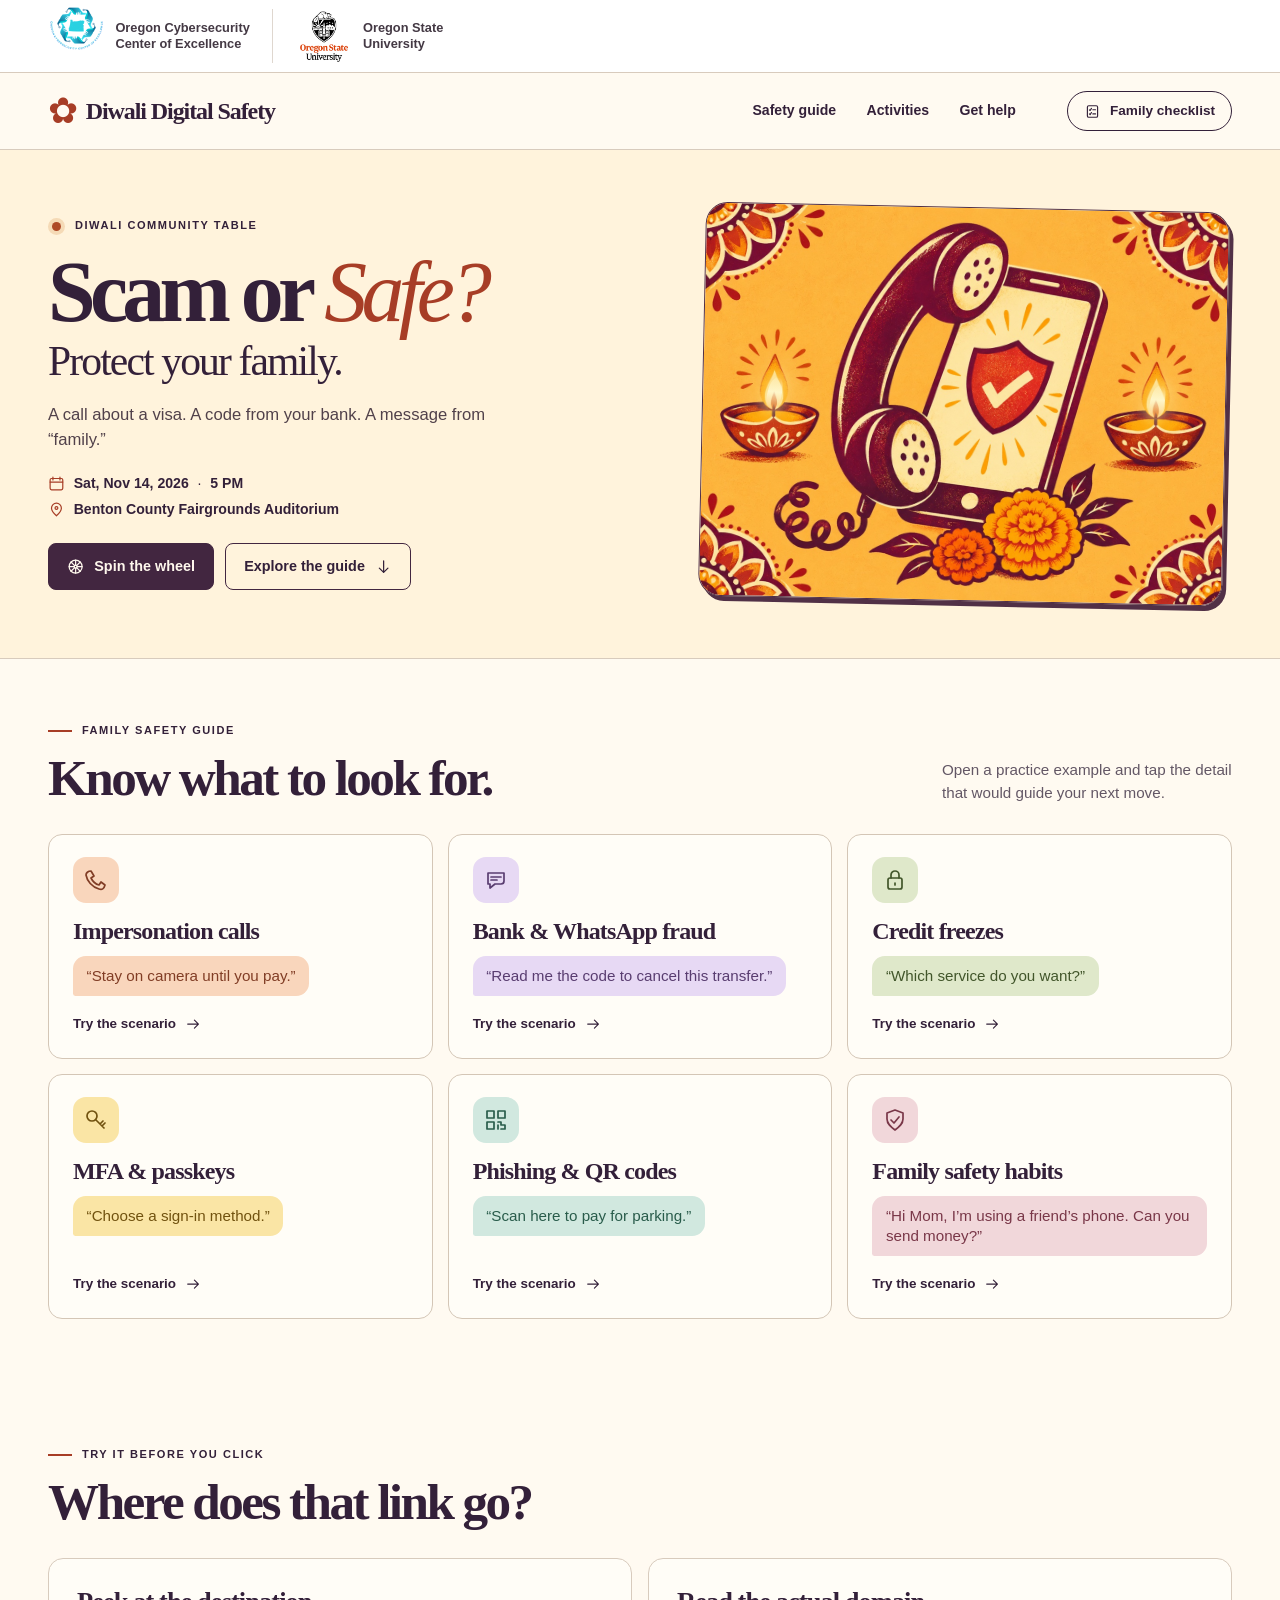
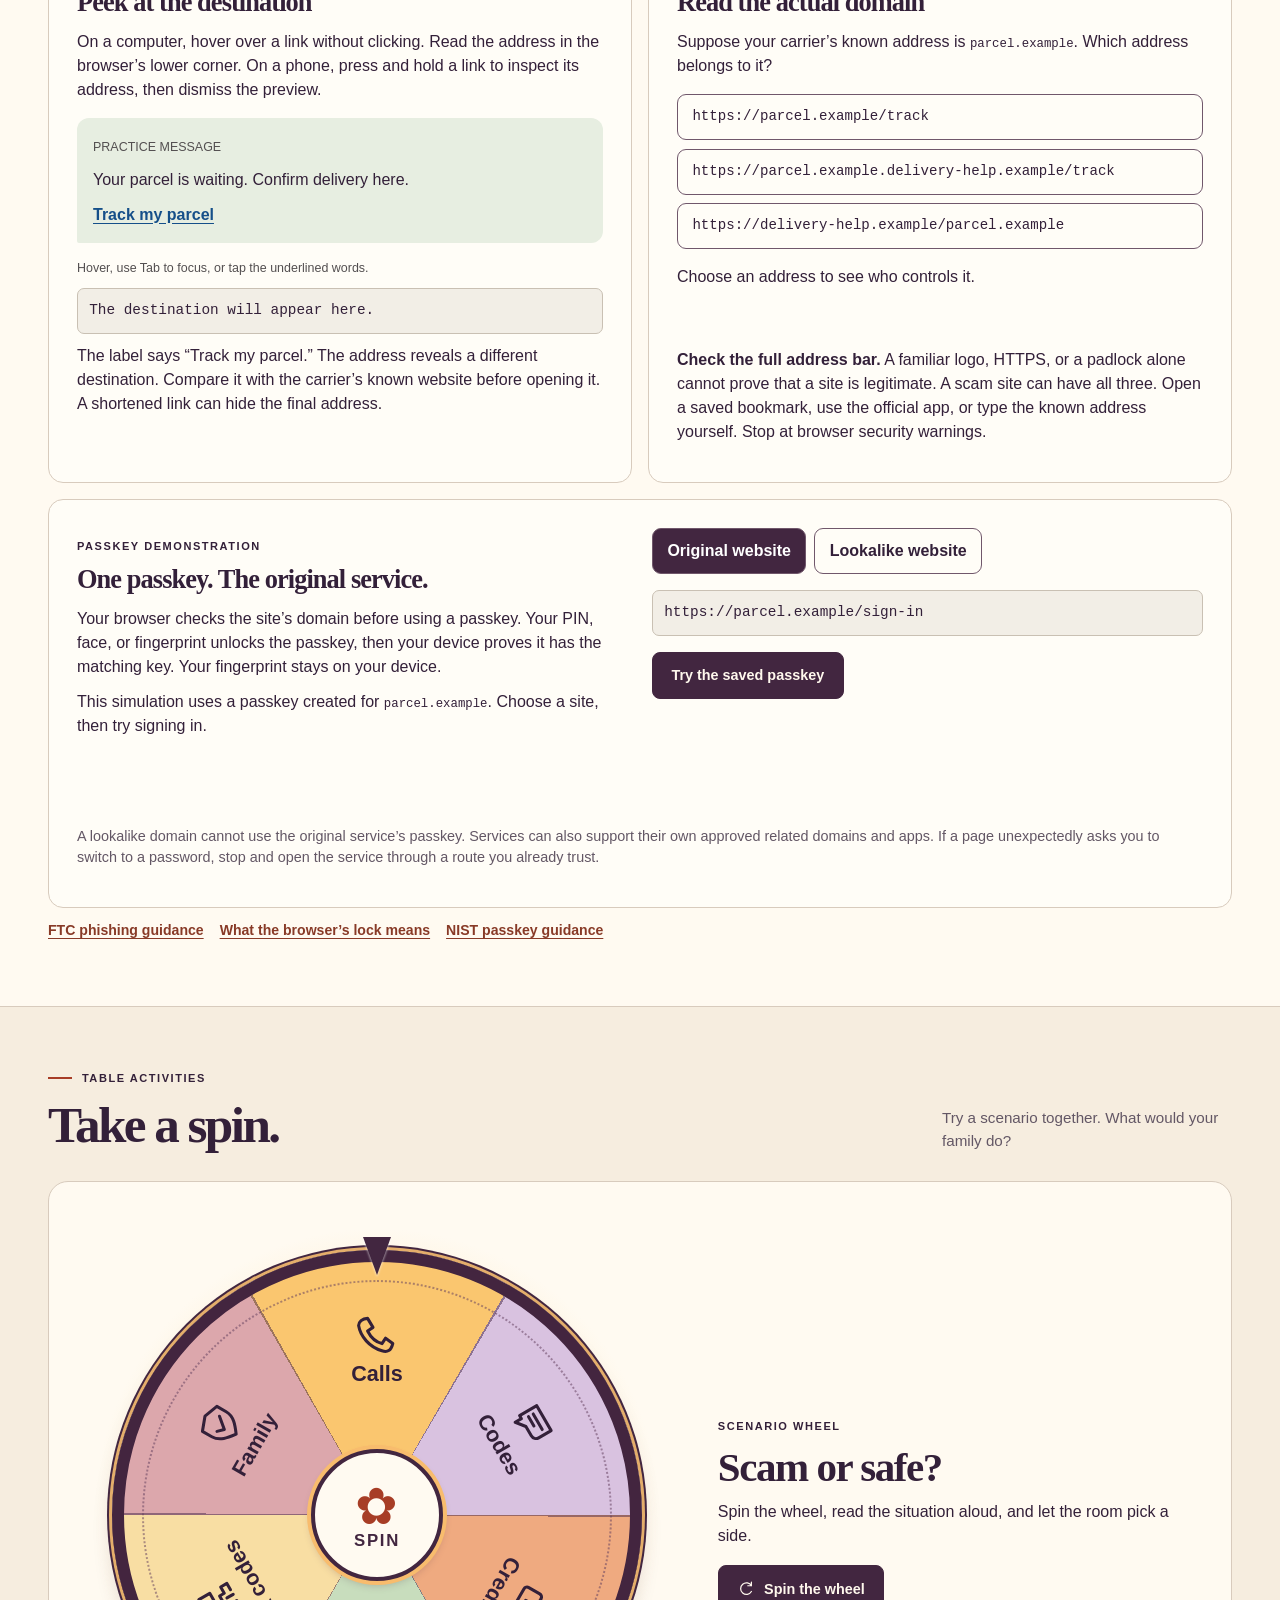
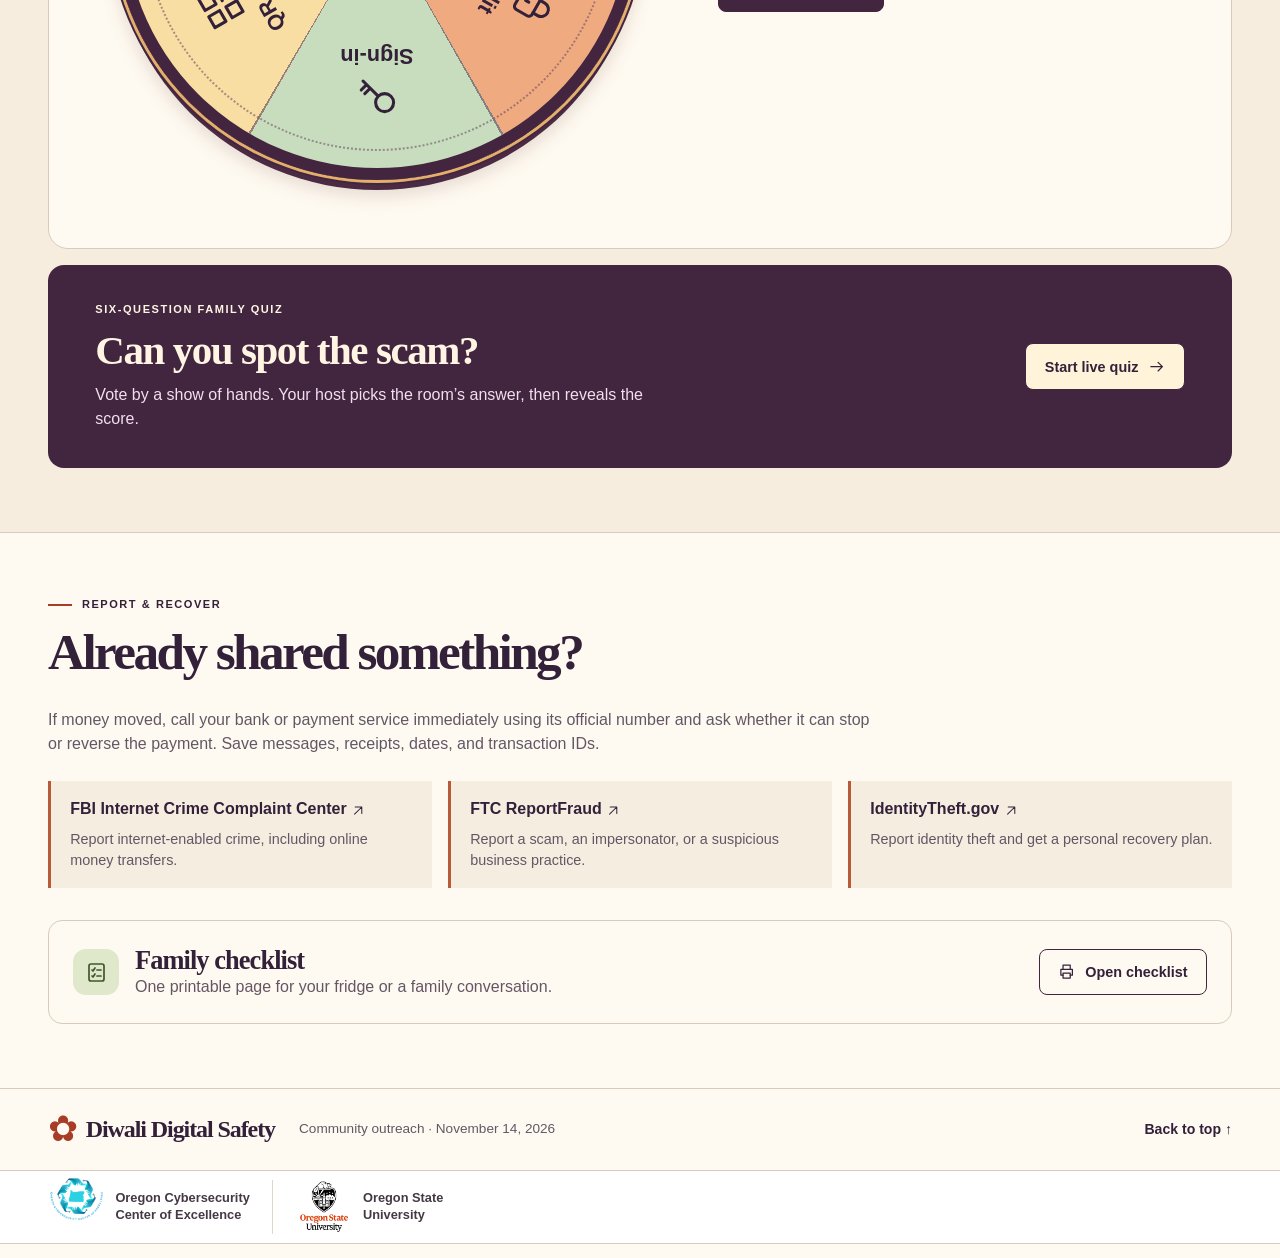
<file: index.html>
<!doctype html>
<html lang="en">
<head>
<meta charset="utf-8"><meta name="viewport" content="width=device-width,initial-scale=1"><meta name="theme-color" content="#fff9ee">
<title>Scam or Safe? Protect Your Family · Diwali Digital Safety</title>
<meta name="description" content="Play a scam-spotting game, protect your accounts, and take home a family checklist from the Diwali community table on November 14, 2026.">
<link rel="stylesheet" href="event-style.css?v=20261114b"><script defer src="topics.js?v=20261114b"></script><script defer src="app.js?v=20261114b"></script>
</head><body><a class="skip" href="#main">Skip to content</a>
<header><div class="credit-strip" aria-label="Credits" role="group">
  <div class="credit-inner">
    
    <div class="credit-marks">
      <div class="credit-org"><div class="credit-logo cyber"><img src="oregon-cybersecurity-center.png" width="410" height="328" alt=""></div><span>Oregon Cybersecurity<br>Center of Excellence</span></div>
      <div class="credit-org"><div class="credit-logo osu"><img src="oregon-state-university.png" width="171" height="180" alt=""></div><span>Oregon State<br>University</span></div>
    </div>
  </div>
</div><div class="wrap bar"><a class="brand" href="#main"><span class="floret" aria-hidden="true">✿</span> Diwali Digital Safety</a><nav aria-label="Main navigation"><a href="#guide">Safety guide</a><a href="#activities">Activities</a><a href="#help">Get help</a></nav><a class="pill top-action" href="checklist.html"><i data-i="list"></i> <span>Family checklist</span></a></div></header>
<main id="main">
<section class="hero"><div class="wrap hero-grid"><div class="intro"><p class="kicker"><span class="sun"></span> DIWALI COMMUNITY TABLE</p><h1>Scam or <em>Safe?</em></h1><h2>Protect your family.</h2><p class="lead">A call about a visa. A code from your bank. A message from “family.”</p><div class="meta"><span><i data-i="calendar"></i> Sat, Nov 14, 2026 <b>·</b> 5 PM</span><span><i data-i="pin"></i> Benton County Fairgrounds Auditorium</span></div><div class="actions"><a class="button primary" href="#activities"><i data-i="wheel"></i> Spin the wheel</a><a class="button secondary" href="#guide">Explore the guide <i data-i="down"></i></a></div></div>
<figure class="hero-art"><img src="hero.jpg" width="1200" height="900" alt="A phone and protective shield between glowing diyas and marigolds." fetchpriority="high"><span class="lamp-light lamp-left" aria-hidden="true"></span><span class="lamp-light lamp-right" aria-hidden="true"></span></figure></div></section>
<section class="guide wrap section" id="guide"><p class="kicker"><span class="line"></span> FAMILY SAFETY GUIDE</p><div class="section-head"><h2>Know what to look for.</h2><p>Open a practice example and tap the detail that would guide your next move.</p></div><div class="topics" id="topics"></div></section>
<section class="section wrap" id="link-lab">
<p class="kicker"><span class="line"></span> TRY IT BEFORE YOU CLICK</p>
<div class="section-head"><h2>Where does that link go?</h2></div>
<div class="lab-grid">
<article class="lab-card">
<h3>Peek at the destination</h3>
<p>On a computer, hover over a link without clicking. Read the address in the browser’s lower corner. On a phone, press and hold a link to inspect its address, then dismiss the preview.</p>
<div class="mock-message"><small>PRACTICE MESSAGE</small><p>Your parcel is waiting. Confirm delivery here.</p><a class="preview-link" id="peek-link" href="https://parcel.example.delivery-help.example/track" aria-describedby="link-destination">Track my parcel</a></div>
<p class="lab-tip">Hover, use Tab to focus, or tap the underlined words.</p>
<div class="address-box" id="link-destination" role="status">The destination will appear here.</div>
<p>The label says “Track my parcel.” The address reveals a different destination. Compare it with the carrier’s known website before opening it. A shortened link can hide the final address.</p>
</article>
<article class="lab-card">
<h3>Read the actual domain</h3><p>Suppose your carrier’s known address is <code>parcel.example</code>. Which address belongs to it?</p>
<div id="domain-options" class="domain-options"></div><p id="domain-feedback" role="status">Choose an address to see who controls it.</p>
<p><strong>Check the full address bar.</strong> A familiar logo, HTTPS, or a padlock alone cannot prove that a site is legitimate. A scam site can have all three. Open a saved bookmark, use the official app, or type the known address yourself. Stop at browser security warnings.</p>
</article>
</div>
<article class="lab-card passkey-lab">
<div><p class="kicker">PASSKEY DEMONSTRATION</p><h3>One passkey. The original service.</h3><p>Your browser checks the site’s domain before using a passkey. Your PIN, face, or fingerprint unlocks the passkey, then your device proves it has the matching key. Your fingerprint stays on your device.</p><p>This simulation uses a passkey created for <code>parcel.example</code>. Choose a site, then try signing in.</p></div>
<div class="passkey-simulator"><div class="site-switch" role="group" aria-label="Choose a demonstration website"><button class="clue" id="original-site" aria-pressed="true">Original website</button><button class="clue" id="lookalike-site" aria-pressed="false">Lookalike website</button></div><div class="address-box" id="passkey-address">https://parcel.example/sign-in</div><button class="button primary" id="try-passkey">Try the saved passkey</button><p id="passkey-feedback" role="status"></p></div>
<p class="lab-footnote">A lookalike domain cannot use the original service’s passkey. Services can also support their own approved related domains and apps. If a page unexpectedly asks you to switch to a password, stop and open the service through a route you already trust.</p>
</article>
<div class="source-links"><a href="https://consumer.ftc.gov/articles/how-recognize-avoid-phishing-scams">FTC phishing guidance</a><a href="https://blog.chromium.org/2023/05/an-update-on-lock-icon.html">What the browser’s lock means</a><a href="https://www.nist.gov/cybersecurity-and-privacy/how-do-i-create-good-password">NIST passkey guidance</a></div>
</section>

<section id="activities" class="play section"><div class="wrap"><p class="kicker"><span class="line"></span> TABLE ACTIVITIES</p><div class="section-head"><h2>Take a spin.</h2><p>Try a scenario together. What would your family do?</p></div><div class="wheel-card">
<div class="wheel-stage"><div class="wheel-display"><div class="pointer" aria-hidden="true"></div><div class="wheel" id="wheel" aria-hidden="true"></div><button class="hub" id="hub" aria-label="Spin the scenario wheel"><span aria-hidden="true">✿</span>SPIN</button></div></div>
<div class="play-copy"><p class="kicker" id="round-label">SCENARIO WHEEL</p><div id="wheel-result" aria-live="polite"><h3>Scam or safe?</h3><p>Spin the wheel, read the situation aloud, and let the room pick a side.</p></div><button class="button primary" id="spin"><i data-i="rotate"></i> Spin the wheel</button></div></div>
<div id="quiz" class="quiz-banner"><div><p class="kicker">SIX-QUESTION FAMILY QUIZ</p><h3>Can you spot the scam?</h3><p>Vote by a show of hands. Your host picks the room’s answer, then reveals the score.</p></div><button class="button light" id="start-quiz">Start live quiz <i data-i="arrow"></i></button></div>
</div></section>
<section id="help" class="section wrap"><p class="kicker"><span class="line"></span> REPORT &amp; RECOVER</p><div class="section-head"><h2>Already shared something?</h2></div><p class="help-intro">If money moved, call your bank or payment service immediately using its official number and ask whether it can stop or reverse the payment. Save messages, receipts, dates, and transaction IDs.</p><div class="resources"><a href="https://www.ic3.gov/"><strong>FBI Internet Crime Complaint Center <i data-i="external"></i></strong><span>Report internet-enabled crime, including online money transfers.</span></a><a href="https://reportfraud.ftc.gov/"><strong>FTC ReportFraud <i data-i="external"></i></strong><span>Report a scam, an impersonator, or a suspicious business practice.</span></a><a href="https://www.identitytheft.gov/"><strong>IdentityTheft.gov <i data-i="external"></i></strong><span>Report identity theft and get a personal recovery plan.</span></a></div><div class="takehome"><span class="tile-icon lime"><i data-i="list"></i></span><div><h3>Family checklist</h3><p>One printable page for your fridge or a family conversation.</p></div><a href="checklist.html" class="button secondary"><i data-i="print"></i> Open checklist</a></div></section>

</main><footer><div class="wrap"><a class="brand" href="#main"><span class="floret" aria-hidden="true">✿</span> Diwali Digital Safety</a><span>Community outreach · November 14, 2026</span><a href="#main">Back to top ↑</a></div><div class="credit-strip" aria-label="Credits" role="group">
  <div class="credit-inner">
    
    <div class="credit-marks">
      <div class="credit-org"><div class="credit-logo cyber"><img src="oregon-cybersecurity-center.png" width="410" height="328" alt=""></div><span>Oregon Cybersecurity<br>Center of Excellence</span></div>
      <div class="credit-org"><div class="credit-logo osu"><img src="oregon-state-university.png" width="171" height="180" alt=""></div><span>Oregon State<br>University</span></div>
    </div>
  </div>
</div></footer>
<dialog id="topic-dialog" aria-labelledby="topic-title"><div class="dialog-head"><span class="kicker">FAMILY SAFETY GUIDE</span><button class="close" aria-label="Close safety topic">×</button></div><div id="topic-content"></div></dialog>
<dialog id="quiz-dialog" aria-labelledby="quiz-title"><div class="dialog-head"><span class="kicker">LIVE FAMILY QUIZ</span><button class="close" aria-label="Close quiz">×</button></div><div id="quiz-content"></div></dialog>
<noscript><p>Enable JavaScript to play the games and open guide topics. The family checklist and reporting links are available above.</p></noscript></body></html>
</file>
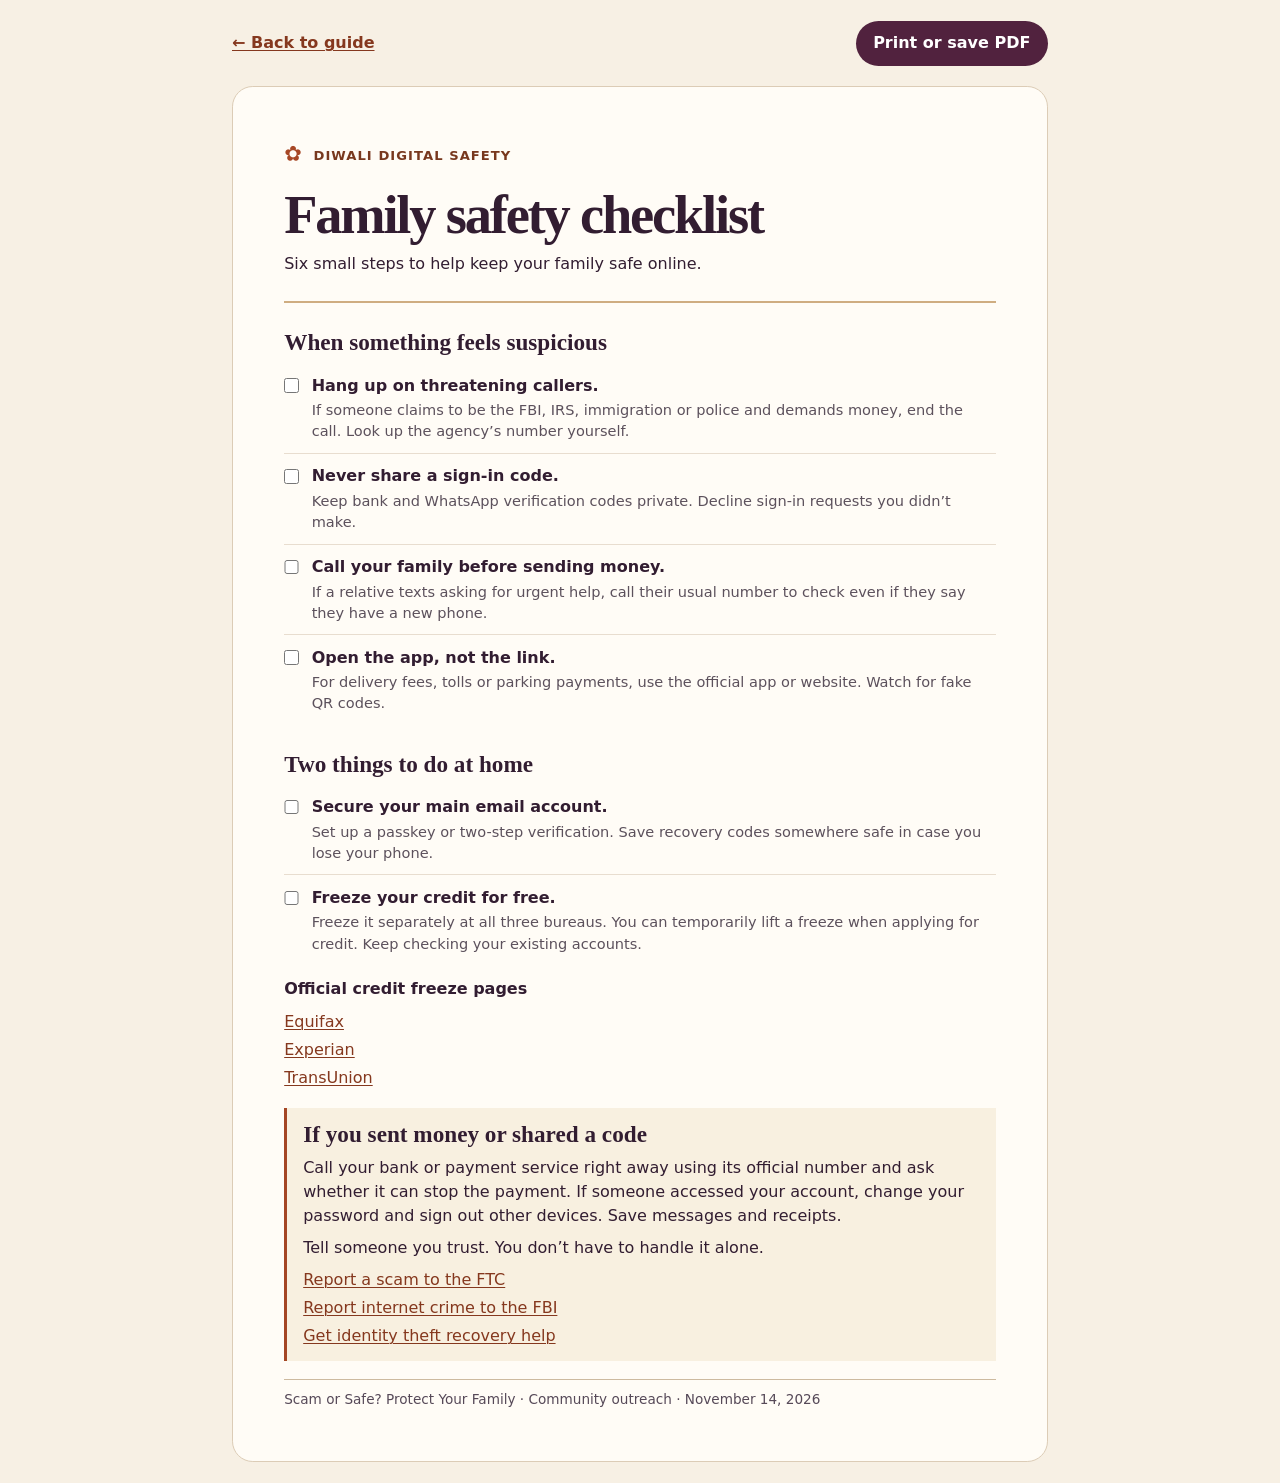
<file: checklist.html>
<!doctype html>
<html lang="en">
<head>
<meta charset="utf-8">
<meta name="viewport" content="width=device-width, initial-scale=1">
<meta name="theme-color" content="#fff9ee">
<title>Family safety checklist · Diwali Digital Safety</title>
<style>
*{box-sizing:border-box}
body{margin:0;background:#f7f0e4;color:#321d31;font:16px/1.5 system-ui,-apple-system,BlinkMacSystemFont,"Segoe UI",sans-serif}
a{color:#85381e;text-decoration-thickness:.08em;text-underline-offset:.15em}
a:hover{text-decoration-thickness:.14em}
:focus-visible{outline:3px solid #84461e;outline-offset:4px}
nav,main{width:min(51rem,calc(100% - 2rem));margin:1.3rem auto}
nav{display:flex;align-items:center;justify-content:space-between;gap:1rem}
nav a{font-weight:650}
button{font:inherit;font-weight:650;color:white;background:#51223e;border:0;border-radius:2em;padding:.65em 1.1em;cursor:pointer}
main{padding:clamp(1.2rem,5vw,3.2rem);border:1px solid #dcccb6;border-radius:1.3rem;background:#fffcf6}
header{padding-bottom:1.1rem;border-bottom:2px solid #cfad81}
.brand{color:#78381e;font-size:.82em;font-weight:750;letter-spacing:.08em;text-transform:uppercase}
.flower{font-size:1.6em;vertical-align:-.06em;color:#a74725;margin-right:.24em}
h1,h2{font-family:Georgia,"Times New Roman",serif;line-height:1.12}
h1{font-size:clamp(2.25rem,5.3vw,3.4rem);margin:.27em 0 .12em;letter-spacing:-.04em}
h2{font-size:1.45em;margin:1.1em 0 .35em}
p{margin:0 0 .48em}
.rows{list-style:none;margin:0;padding:0}
.rows li{padding:.72em 0;border-bottom:1px solid #e8ddcf}
.rows li:last-child{border-bottom:0}
.rows label{display:flex;align-items:flex-start;gap:.8em;cursor:pointer}
.rows input{width:1.1em;height:1.1em;flex:none;margin:.27em 0 0;accent-color:#7a3e26}
.task{display:block;font-weight:650;line-height:1.35}
.detail{display:block;margin-top:.2em;color:#5c515c;font-size:.91em;line-height:1.45}
.bureaus,.reports{list-style:none;margin:.55em 0 0;padding:0}
.bureaus li,.reports li{margin:.25em 0}
.bureaus a,.reports a{overflow-wrap:anywhere}
.action{margin-top:1.1rem;border-left:3px solid #a44624;padding:.1em 1em .55em;background:#f8f0e0}
.action h2{margin:.5em 0 .4em}
.links-heading{font-weight:650;margin-top:.75em}
footer{border-top:1px solid #cdba9f;margin-top:1.3em;padding-top:.7em;color:#564958;font-size:.85em}
@page{size:letter portrait;margin:.52in .63in}
@media print{
  html,body,main{background:white;color:#211621}
  body{font:10.5pt/1.26 Arial,sans-serif}
  nav{display:none}
  main{width:auto;margin:0;padding:0;border:0;border-radius:0}
  header{padding-bottom:8pt}
  .brand{font-size:9pt}
  .flower{font-size:16pt}
  h1{font-size:28pt}
  h2{font-size:15pt;margin:10pt 0 4pt}
  .rows li{padding:4pt 0}
  .rows label{gap:7pt}
  .rows input{width:10pt;height:10pt;margin-top:2pt}
  .task{font-weight:700}
  .detail{font-size:9.5pt;color:#444;margin-top:1pt}
  a{color:#211621;text-decoration:none}
  .action{background:white;margin-top:9pt;padding:1pt 0 2pt 9pt}
  .bureaus,.reports{margin:4pt 0}
  .bureaus li,.reports li{margin:2pt 0}
  section{break-inside:avoid}
  footer{margin-top:9pt;padding-top:5pt;font-size:9pt}
}
@media(max-width:370px){nav{align-items:flex-start;flex-direction:column}}
</style>
</head>
<body>
<nav aria-label="Checklist actions">
  <a href="index.html#guide">← Back to guide</a>
  <button type="button" onclick="window.print()">Print or save PDF</button>
</nav>
<main>
<header>
  <div class="brand"><span class="flower" aria-hidden="true">✿</span> Diwali Digital Safety</div>
  <h1>Family safety checklist</h1>
  <p>Six small steps to help keep your family safe online.</p>
</header>
<section aria-labelledby="spot-scams">
  <h2 id="spot-scams">When something feels suspicious</h2>
  <ul class="rows">
    <li><label><input type="checkbox"><span><span class="task">Hang up on threatening callers.</span><span class="detail">If someone claims to be the FBI, IRS, immigration or police and demands money, end the call. Look up the agency’s number yourself.</span></span></label></li>
    <li><label><input type="checkbox"><span><span class="task">Never share a sign-in code.</span><span class="detail">Keep bank and WhatsApp verification codes private. Decline sign-in requests you didn’t make.</span></span></label></li>
    <li><label><input type="checkbox"><span><span class="task">Call your family before sending money.</span><span class="detail">If a relative texts asking for urgent help, call their usual number to check even if they say they have a new phone.</span></span></label></li>
    <li><label><input type="checkbox"><span><span class="task">Open the app, not the link.</span><span class="detail">For delivery fees, tolls or parking payments, use the official app or website. Watch for fake QR codes.</span></span></label></li>
  </ul>
</section>
<section aria-labelledby="at-home">
  <h2 id="at-home">Two things to do at home</h2>
  <ul class="rows">
    <li><label><input type="checkbox"><span><span class="task">Secure your main email account.</span><span class="detail">Set up a passkey or two-step verification. Save recovery codes somewhere safe in case you lose your phone.</span></span></label></li>
    <li><label><input type="checkbox"><span><span class="task">Freeze your credit for free.</span><span class="detail">Freeze it separately at all three bureaus. You can temporarily lift a freeze when applying for credit. Keep checking your existing accounts.</span></span></label></li>
  </ul>
  <p class="links-heading">Official credit freeze pages</p>
  <ul class="bureaus" aria-label="Official credit freeze pages">
    <li><a href="https://www.equifax.com/personal/credit-report-services/credit-freeze/">Equifax</a></li>
    <li><a href="https://www.experian.com/help/credit-freeze/">Experian</a></li>
    <li><a href="https://www.transunion.com/credit-freeze">TransUnion</a></li>
  </ul>
</section>
<section class="action" aria-labelledby="if-scammed">
  <h2 id="if-scammed">If you sent money or shared a code</h2>
  <p>Call your bank or payment service right away using its official number and ask whether it can stop the payment. If someone accessed your account, change your password and sign out other devices. Save messages and receipts.</p>
  <p>Tell someone you trust. You don’t have to handle it alone.</p>
  <ul class="reports" aria-label="US reporting and recovery websites">
    <li><a href="https://reportfraud.ftc.gov/">Report a scam to the FTC</a></li>
    <li><a href="https://www.ic3.gov/">Report internet crime to the FBI</a></li>
    <li><a href="https://www.identitytheft.gov/">Get identity theft recovery help</a></li>
  </ul>
</section>
<footer>Scam or Safe? Protect Your Family · Community outreach · November 14, 2026</footer>
</main>
</body>
</html>
</file>
<file: event-style.css>
:root{--paper:#fffaf1;--ink:#332039;--muted:#635765;--accent:#a73d26;--border:#d8cbbd;--plum:#422640;--cream:#fff5e2;font-family:"Inter","Helvetica Neue",Arial,sans-serif;color:var(--ink);background:var(--paper);font-synthesis:none}*{box-sizing:border-box}html{scroll-behavior:smooth;scroll-padding-top:20px}body{margin:0;line-height:1.5}a{color:inherit}button,a{touch-action:manipulation}button{font:inherit;color:inherit;cursor:pointer}button:disabled{cursor:default}a:focus-visible,button:focus-visible,summary:focus-visible,input:focus-visible{outline:3px solid #1361a0;outline-offset:4px}h1,h2,h3,p,figure{margin:0}h1,h2,h3,.brand{font-family:"Iowan Old Style","Palatino Linotype",Georgia,serif}h2,h3{font-weight:600}h2{font-size:clamp(2.2rem,4vw,3.45rem);line-height:1.08;letter-spacing:-.05em}h3{font-size:1.65rem;line-height:1.14;letter-spacing:-.035em}.wrap{width:min(1220px,calc(100% - 96px));margin:auto}.bar,.bar nav,.brand,.pill,.button,.meta span,.actions,.kicker,.section-head,.dialog-head,.takehome,footer .wrap{display:flex;align-items:center}.bar{height:76px;gap:3.2rem}.brand{font-weight:700;letter-spacing:-.045em;font-size:1.5rem;gap:.55rem;text-decoration:none;white-space:nowrap}.floret{font-family:Georgia,serif;color:var(--accent);font-size:2.25rem;line-height:1}.bar nav{gap:1.9rem;margin-left:auto}.bar nav a,footer a{font-size:.88rem;font-weight:600;text-decoration:none}.bar nav a:hover,footer a:hover{text-decoration:underline}.pill,.button{justify-content:center;gap:.6rem;text-decoration:none;font-weight:700;line-height:1.25}.pill{font-size:.85rem;border:1px solid var(--ink);border-radius:999px;padding:.65rem 1rem}.ic{width:1.2em;height:1.2em;display:inline-block;vertical-align:middle;flex:none;stroke:currentColor;fill:none;stroke-width:1.7;stroke-linecap:round;stroke-linejoin:round}.hero{background:#fff3dc;border-block:1px solid var(--border)}.hero-grid{display:grid;grid-template-columns:1.12fr 1fr;align-items:center;gap:4%;padding-block:clamp(38px,4vw,63px)}.kicker{font-size:.69rem;font-weight:800;letter-spacing:.14em;line-height:1.4;gap:.62rem}.sun{background:#ae4926;width:9px;height:9px;border-radius:50%;box-shadow:0 0 0 4px #f5dab6;margin-inline:4px}.intro h1{font-weight:600;margin:.9rem 0 .1rem;font-size:clamp(3.5rem,6.7vw,6.75rem);line-height:1.04;letter-spacing:-.067em}.intro h1 em{color:var(--accent);font-weight:500}.intro h2{font-size:clamp(1.9rem,3.25vw,3.25rem);letter-spacing:-.045em;font-weight:500}.lead{color:#51414a;font-size:clamp(1rem,1.3vw,1.16rem);max-width:490px;line-height:1.55;margin-top:1.1rem}.meta{display:grid;gap:.28rem;margin:1.25rem 0 1.45rem;font-size:.88rem;font-weight:600}.meta span{gap:.55rem}.meta .ic{color:var(--accent)}.meta b{font-weight:400}.actions{gap:.65rem;flex-wrap:wrap}.button{border:1px solid var(--plum);border-radius:8px;padding:.83rem 1.15rem;min-height:45px;font-size:.9rem;transition:background .15s,transform .15s}.primary{background:var(--plum);color:#fff8ed}.secondary{background:transparent;color:var(--ink)}.primary:hover{background:#5a3458}.secondary:hover,.pill:hover{background:#f4e7d4}.button:active{transform:translateY(1px)}.hero-art{overflow:hidden;border-radius:22px;border:1px solid #513046;box-shadow:4px 5px 0 #513046;transform:rotate(1.2deg);margin:6px}.hero-art img{display:block;width:100%;height:auto}.section{padding-block:clamp(45px,5vw,76px)}.line{height:2px;width:24px;background:var(--accent)}.section-head{align-items:flex-end;justify-content:space-between;gap:1rem;margin:.7rem 0 1.8rem}.section-head p,.copy-card p,.host-grid>div>p:not(.kicker),.takehome p,.help-intro,.play-copy>p:not(.kicker){color:var(--muted)}.section-head p{max-width:290px;font-size:.95rem}.topics{display:grid;grid-template-columns:repeat(3,1fr);gap:15px}.topic{position:relative;text-align:left;padding:22px 24px 24px;border:1px solid #d4c6b6;border-radius:14px;background:#fffdf7;transition:transform .15s,box-shadow .15s}.topic:hover{transform:translateY(-2px);box-shadow:0 4px 0 #dfd1bf}.topic strong{display:block;font:600 1.5rem/1.13 "Iowan Old Style",Georgia,serif;letter-spacing:-.035em;margin:.95rem 0 .35rem}.topic small{display:block;font-size:.88rem;color:#5a4a55;line-height:1.5}.tile-icon{display:inline-grid;place-items:center;width:46px;height:46px;border-radius:13px}.tile-icon .ic{width:24px;height:24px}.peach{background:#f9d6bc;color:#813d25}.lilac{background:#e7d9f4;color:#593d70}.lime{background:#dfe8ca;color:#42562b}.butter{background:#fae5a5;color:#71520f}.teal{background:#d1e8df;color:#295c4b}.rose{background:#f1d7da;color:#793748}.topic>.ic{position:absolute;right:22px;top:25px;width:17px}.play{background:#f6eddf;border-block:1px solid var(--border)}.wheel-card{display:grid;grid-template-columns:.9fr 1.1fr;gap:4rem;align-items:center;border-radius:20px;border:1px solid var(--border);padding:2rem 6%;background:var(--paper)}.wheel-display{width:min(280px,85%);aspect-ratio:1;margin:12px auto;position:relative;display:grid;place-items:center}.wheel{position:absolute;inset:0;border:5px solid var(--plum);border-radius:50%;background:conic-gradient(from -30deg,#fac66f 0 60deg,#d9c2e0 60deg 120deg,#efaa80 120deg 180deg,#c8ddbd 180deg 240deg,#f8dea3 240deg 300deg,#dca7ac 300deg);box-shadow:3px 4px 0 var(--plum);transition:transform 1.35s cubic-bezier(.12,.66,.15,1)}.wheel .segment{position:absolute;inset:0;display:flex;align-items:center;flex-direction:column;padding-top:9%;transform:rotate(var(--angle));font-weight:800;font-size:.76rem}.segment .ic{font-size:1.3rem;margin-bottom:2px}.hub{z-index:1;border:3px solid var(--plum);background:var(--paper);width:22%;aspect-ratio:1;border-radius:50%;display:grid;place-items:center;color:var(--accent);font:2.3rem Georgia;pointer-events:none}.pointer{position:absolute;z-index:2;top:-12px;left:calc(50% - 11px);width:0;height:0;border-left:11px solid transparent;border-right:11px solid transparent;border-top:25px solid var(--plum)}.play-copy h3,.quiz-banner h3,.host h2{margin:.6rem 0}.play-copy h3,.quiz-banner h3{font-size:clamp(1.8rem,3.2vw,2.75rem)}.play-copy>.button{margin-top:1.1rem}.wheel-result:empty{display:none}.wheel-result{margin-top:1.2rem;border-top:1px solid var(--border);padding-top:1rem}.wheel-result p{margin-bottom:.75rem}.wheel-result p:last-child{margin-bottom:0}.quiz-banner{display:flex;align-items:center;justify-content:space-between;gap:2rem;margin-top:1rem;padding:2.3rem 4%;background:var(--plum);color:#fff5e2;border-radius:16px}.quiz-banner p:not(.kicker){max-width:580px;color:#f2dfed}.light{background:#fff3d9;color:var(--ink);white-space:nowrap}.help-intro{max-width:830px}.resources{display:grid;grid-template-columns:repeat(3,1fr);gap:1rem;margin:1.6rem 0 2rem}.resources a{padding:1rem 1.2rem;border-left:3px solid #b75b39;background:#f6ede1;text-decoration:none}.resources strong{display:block}.resources strong .ic{width:.9em}.resources span{display:block;font-size:.9rem;color:var(--muted);margin-top:.45rem}.resources a:hover strong{text-decoration:underline}.takehome{gap:1rem;border:1px solid var(--border);border-radius:14px;padding:1.5rem}.takehome .button{margin-left:auto;white-space:nowrap}.host{background:#f5eadc;border-top:1px solid var(--border)}.host-grid{display:grid;grid-template-columns:1fr 1fr;gap:8%;align-items:start}.host .button{width:fit-content;margin-top:1.1rem}.copy-card{background:var(--paper);padding:1.5rem;border:1px solid var(--border);border-radius:14px}.copy-card p{margin-top:.4rem}details{margin-top:1rem}summary{cursor:pointer;font-weight:700;padding:.45rem 0}#bank{padding-left:1.35rem}#bank>li{margin:1rem 0}#bank ol{padding-left:1.6rem}#bank small{color:#375730;font-weight:700}footer{background:var(--paper);border-top:1px solid var(--border)}footer .wrap{padding-block:1.4rem;gap:1.5rem;flex-wrap:wrap}footer span:not(.floret){font-size:.85rem;color:var(--muted)}footer .wrap>a:last-child{margin-left:auto}dialog{background:var(--paper);color:var(--ink);border:1px solid var(--ink);border-radius:18px;max-width:min(680px,94vw);max-height:90dvh;padding:clamp(20px,4vw,40px);box-shadow:0 20px 90px #2411274a}dialog::backdrop{background:#221320aa}body:has(dialog[open]){overflow:hidden}.dialog-head{justify-content:space-between;gap:20px;margin-bottom:1rem}.close{border:1px solid var(--border);border-radius:50%;width:44px;height:44px;background:transparent;font-size:1.65rem;line-height:1}dialog h2{font-size:clamp(2rem,4vw,3rem)}.detail-body p{margin:1rem 0}.detail-body h3{font:700 1.03rem Arial,sans-serif;letter-spacing:0;margin:1.4rem 0 .4rem}.detail-body ul{margin:.4rem 0;padding-left:1.3rem}.detail-body li{margin:.42rem 0}.source-links{display:flex;flex-wrap:wrap;gap:.6rem;margin-top:.75rem}.source-links a{font-size:.88rem;color:#883a27;text-underline-offset:3px;font-weight:650}.source-links a:not(:last-child){margin-right:.4rem}.quiz-board{width:min(1100px,96vw);max-width:96vw}.quiz-board .dialog-head{margin:0 0 .8rem}.quiz-meta{font-weight:700;font-size:.95rem;color:#75505c}.quiz-board h2{margin:.65rem 0 1.1rem;letter-spacing:-.035em;line-height:1.15}.choices{display:grid;grid-template-columns:1fr 1fr;gap:.65rem}.choice{display:flex;align-items:center;gap:.8rem;border:1px solid var(--border);border-radius:9px;background:#fffdf7;text-align:left;padding:.85rem;font-size:clamp(1rem,1.6vw,1.45rem);font-weight:600}.choice span{background:#ede2d5;border-radius:5px;padding:.2em .45em;font-weight:800}.choice[aria-pressed=true]{outline:2px solid var(--plum);background:#eee0ee}.choice.correct{border-color:#3e683f;background:#e2edda}.choice:disabled{color:var(--ink)}.answer-note{margin:1rem 0;font-weight:600;font-size:clamp(1rem,1.5vw,1.3rem)}.skip{position:fixed;top:-80px;left:10px;background:#fff;padding:12px;z-index:10}.skip:focus{top:8px}.screen-title{position:absolute;left:-10000px}
@media(max-width:900px){.wrap{width:calc(100% - 48px)}.bar{gap:1.2rem}.bar nav{gap:1rem}.topics{grid-template-columns:repeat(2,1fr)}.hero-grid{gap:2%}.wheel-card{gap:1.5rem}.brand{font-size:1.3rem}}
@media(max-width:700px){.wrap{width:calc(100% - 36px)}.bar{height:auto;min-height:64px;flex-wrap:wrap;justify-content:space-between;padding-block:10px;gap:.35rem}.bar nav{order:3;margin:0;flex-basis:100%;gap:1.5rem;border-top:1px solid #e9dccb;padding:.4rem 0 0}.bar nav a{font-size:.81rem;padding:.18rem 0}.pill{font-size:.74rem;padding:.55rem .7rem}.hero-grid{grid-template-columns:1fr;gap:1.7rem;padding-block:34px}.hero-art{margin:0 4px 4px;max-width:530px}.intro h1{font-size:clamp(3.5rem,11.5vw,5.5rem)}.section-head,.takehome,.quiz-banner{align-items:flex-start;flex-direction:column}.section-head{gap:.65rem}.section-head p{max-width:none}.topics{gap:10px}.topic{padding:15px}.topic .tile-icon{width:37px;height:37px}.topic>.ic{right:12px;top:15px}.topic strong{font-size:1.25rem}.topic small{font-size:.82rem}.wheel-card,.host-grid{grid-template-columns:1fr;gap:1.6rem}.wheel-card{padding:1.5rem}.wheel-display{width:min(210px,80%)}.quiz-banner{gap:1rem;padding:1.5rem}.resources{grid-template-columns:1fr}.takehome .button{margin-left:0}.takehome{gap:.8rem}.choices{grid-template-columns:1fr}.choice{padding:.6rem}.host-grid{gap:2rem}footer .wrap{gap:.6rem 1rem}footer span:not(.floret){flex-basis:100%}footer .wrap>a:last-child{margin-left:0}.quiz-board{max-height:96dvh}.help-intro{font-size:.96rem}}@media(max-width:370px){.brand{font-size:1.13rem}.topics{grid-template-columns:1fr}.meta{font-size:.8rem}.actions{gap:.45rem}.actions .button{padding:.65rem .75rem}}
@media(prefers-reduced-motion:reduce){html{scroll-behavior:auto}*,*::before,*::after{transition:none!important;animation:none!important}}

/* Practice cards */
.topic { display:flex; flex-direction:column; align-items:flex-start; }
.topic .snippet { display:block; padding:.6rem .85rem; border-radius:.8rem .8rem .8rem .15rem; margin:.35rem 0 1.1rem; font-size:.95rem; line-height:1.35; }
.try-clue { display:flex; align-items:center; gap:.55rem; margin-top:auto; font-size:.84rem; font-weight:700; }
.practice-card { margin-top:1.2rem; }
.sample { border-radius:14px 14px 14px 2px; padding:1rem 1.1rem; margin:.7rem 0 1.05rem; }
.sample small { display:flex; align-items:center; gap:.5rem; font-weight:700; }
.sample blockquote { margin:.6rem 0 .1rem; font:600 clamp(1.35rem,3vw,1.8rem)/1.23 Georgia,serif; }
.practice-card h3 { font-family:inherit; font-size:1.05rem; font-weight:700; line-height:1.45; letter-spacing:0; }
#clue-choices,.vote-row { display:flex; flex-wrap:wrap; gap:.55rem; margin:.9rem 0; }
.clue,.vote { background:#fffdf7; border:1.5px solid #70576b; border-radius:9px; min-height:46px; padding:.55rem .9rem; font-weight:700; }
.clue:hover,.vote:hover { background:#f2e5d4; }
.clue.found { background:#dfeccc; border-color:#486139; }
.clue.try-again { background:#ffecd4; border-color:#935626; }
#clue-feedback { font-weight:600; }
.detail-body summary { padding:.8rem 0; border-top:1px solid var(--border); }
/* The wheel is driven by one rotation clock so the pointer follows the pegs. */
.wheel-card { grid-template-columns:minmax(0,1.22fr) minmax(0,1fr); gap:clamp(18px,4vw,64px); padding:clamp(1rem,3vw,2.6rem); overflow:hidden; }
.wheel-stage { padding:clamp(16px,2vw,30px) 8px; background:radial-gradient(ellipse at center,#fbe4b4 25%,transparent 69%); }
.wheel-display { width:min(100%,530px); margin:4px auto; }
.wheel { transition:none; border:clamp(7px,1vw,12px) solid #43253f; box-shadow:0 0 0 3px #e4ae6b, 0 0 0 5px var(--plum), 0 10px 0 #4b2a43, 0 15px 19px #5a3c492b; }
.wheel::before { content:""; position:absolute; inset:0; border-radius:50%; background:repeating-conic-gradient(from -30deg, #4c2d4c88 0 .5deg, transparent .5deg 60deg); }
.wheel::after { content:""; position:absolute; inset:3.5%; border:2px dotted #65426088; border-radius:50%; }
.wheel .segment { font-size:clamp(.9rem,1.7vw,1.35rem); line-height:1.2; padding-top:10%; }
.segment .ic { font-size:clamp(1.2rem,3vw,2.25rem); margin-bottom:.3rem; }
.hub { pointer-events:auto; width:25%; display:flex; flex-direction:column; justify-content:center; align-items:center; padding:0; border:4px solid var(--plum); box-shadow:0 0 0 4px #f8bc6d,0 4px 8px #43254044; color:var(--plum); font:800 clamp(.7rem,1.5vw,1.05rem)/1.05 Arial,sans-serif; letter-spacing:.1em; }
.hub span { font:clamp(1.8rem,4vw,3.4rem)/1 Georgia,serif; color:var(--accent); }
.pointer { transform-origin:50% 0; top:-13px; border-top-width:clamp(28px,3vw,45px); border-left-width:14px; border-right-width:14px; left:calc(50% - 14px); filter:drop-shadow(0 2px 1px #fff8); }
.situation { font-size:clamp(1.05rem,1.6vw,1.4rem); line-height:1.43; }
.vote { min-width:6.5rem; border-radius:999px; }
.vote[aria-pressed=true] { background:var(--plum); color:white; }
.verdict { background:#f4ead8; border-left:4px solid var(--accent); padding:.8rem 1rem; }
.verdict p { margin:.25rem 0 0; }
.round-meter { display:flex; gap:5px; margin:.9rem 0; }
.round-meter span { flex:1; height:7px; border-radius:8px; overflow:hidden; background:#e8dece; }
.round-meter .done { background:#815169; }
.round-meter .current::after { content:""; display:block; width:100%; height:100%; background:#ac502e; transform-origin:left; animation:meter-in .5s ease-out both; }
.quiz-board h2,.round-in { animation:card-in .36s ease-out both; }
.choice { animation:card-in .32s var(--delay,0ms) ease-out backwards; }
.choice[aria-pressed=true] span { background:var(--plum); color:white; }
.choice.correct { animation:answer-in .42s ease-out both; }
#reveal:disabled { opacity:.55; }
.score-flower { font:4rem/1 Georgia,serif; color:var(--accent); animation:bloom .6s ease-out both; }
@keyframes card-in { from { opacity:0; transform:translateY(12px); } to { opacity:1; transform:translateY(0); } }
@keyframes answer-in { 0% { transform:scale(.98); } 55% { transform:scale(1.015); } 100% { transform:scale(1); } }
@keyframes bloom { from { opacity:0; transform:scale(.7) rotate(-15deg); } to { opacity:1; transform:scale(1) rotate(0); } }
@keyframes meter-in { from { transform:scaleX(0); } to { transform:scaleX(1); } }
@media(max-width:700px) {
  .wheel-card { grid-template-columns:1fr; gap:1.1rem; }
  .wheel-display { width:min(100%,450px); }
  .wheel .segment { font-size:clamp(.9rem,4vw,1.25rem); }
  .segment .ic { font-size:clamp(1.2rem,5vw,1.75rem); }
  .play-copy { padding:.25rem .4rem .8rem; }
}

/* The glow follows the two printed wicks as the illustration scales. */
.hero-art { position:relative; isolation:isolate; }
.lamp-light { position:absolute; bottom:47.4%; width:2.8%; height:8.4%; pointer-events:none;
  border-radius:75% 30% 66% 38%; transform:translateX(-50%) rotate(4deg); transform-origin:50% 100%;
  background:linear-gradient(to top,#ffb34c66,#fffbd4cc 55%,#fff2ad55);
  box-shadow:0 0 10px 5px #ffdf7e60,0 0 24px 10px #fff3ab40;
}
.lamp-left { left:13.5%; }
.lamp-right { left:86.8%; }
@media(prefers-reduced-motion:no-preference) {
  .lamp-light { animation:diya-glow 1.5s ease-in-out 3 alternate; }
  .lamp-right { animation-delay:.18s; animation-direction:alternate-reverse; }
  .hero-art:hover .lamp-light { animation-name:diya-relight; }
}
@keyframes diya-glow {
  0%,100% { transform:translateX(-50%) rotate(-4deg) scale(.87,.92); opacity:.6; }
  35% { transform:translateX(-50%) rotate(6deg) scale(.93,1.08); opacity:1; }
  70% { transform:translateX(-50%) rotate(-2deg) scale(1.08,.98); opacity:.86; }
}
@keyframes diya-relight {
  0%,100% { opacity:.68; transform:translateX(-50%) rotate(-3deg); }
  55% { opacity:1; transform:translateX(-50%) rotate(5deg) scale(.95,1.09); }
}
.marigold-burst { position:relative; display:inline-grid; place-items:center; width:2.4rem; height:2.4rem;
  margin-right:.5rem; vertical-align:middle; pointer-events:none; color:#a8431c; }
.marigold-burst b { font:2.4rem/1 Georgia,serif; }
.marigold-burst i { position:absolute; display:block; width:.4rem; height:.6rem;
  border-radius:70% 15% 65% 25%; background:#d67920; opacity:0; }
.marigold-burst i:nth-of-type(even) { background:#ad4b38; }
.score-flower { width:fit-content; }
.score-flower .marigold-burst { width:4rem; height:4rem; }
.score-flower b { font-size:4rem; }
@media(prefers-reduced-motion:no-preference) {
  .marigold-burst i { animation:petal-scatter 920ms ease-out both; }
  .marigold-burst b { animation:bloom .55s ease-out both; }
}
@keyframes petal-scatter {
  0% { opacity:0; transform:rotate(var(--direction)) translateY(-4px) scale(.4); }
  18% { opacity:1; }
  100% { opacity:0; transform:rotate(var(--direction)) translateY(calc(-1 * var(--reach))) rotate(50deg) scale(.65); }
}

.credit-strip { background:#fff; border-block-end:1px solid var(--border); }
footer .credit-strip { border-block:1px solid var(--border); }
.credit-inner { width:min(1220px,calc(100% - 96px)); margin:auto; padding-block:9px;
  display:flex; align-items:center; gap:1.6rem; }
.credit-label { font-size:.71rem; letter-spacing:.12em; text-transform:uppercase; color:#665a61; }
.credit-marks,.credit-org { display:flex; align-items:center; }
.credit-marks { gap:1.4rem; }
.credit-org { gap:.65rem; }
.credit-org + .credit-org { border-inline-start:1px solid #dfd7cf; padding-inline-start:1.4rem; }
.credit-org span,footer .credit-org span { color:#443944; font:600 .8rem/1.28 Arial,sans-serif; }
.credit-logo { display:grid; place-items:center; flex:none; position:relative; width:57px; height:54px; }
.credit-logo img { display:block; }
.credit-logo.cyber img { position:absolute; width:129px; height:auto; max-width:none; }
.credit-logo.osu img { width:auto; height:51px; }
@media(max-width:900px) { .credit-inner { width:calc(100% - 48px); } }
@media(max-width:700px) {
  .credit-inner { width:calc(100% - 36px); flex-wrap:wrap; gap:4px 1rem; }
  .credit-marks { gap:.6rem; }
  .credit-org { gap:.35rem; }
  .credit-org + .credit-org { padding-inline-start:.6rem; }
  .credit-logo { width:43px; height:44px; }
  .credit-logo.cyber img { width:99px; }
  .credit-logo.osu img { height:40px; }
  .credit-org span,footer .credit-org span { font-size:.72rem; }
}
@media(max-width:385px) {
  .credit-label { flex-basis:100%; }
  .credit-marks { flex-wrap:wrap; }
}

.lab-grid { display:grid; grid-template-columns:1fr 1fr; gap:1rem; }
.lab-card { background:#fffdf7; border:1px solid var(--border); border-radius:15px; padding:clamp(18px,3vw,28px); min-width:0; }
.lab-card h3 { margin-bottom:.8rem; }
.lab-card p { margin:.65rem 0; }
.lab-card code { font-size:.95em; overflow-wrap:anywhere; }
.mock-message { padding:1rem; margin:1rem 0; background:#e7eee1; border-radius:12px 12px 12px 2px; }
.mock-message small,.lab-tip { font-size:.78rem; color:#534f50; }
.preview-link { background:transparent; border:0; padding:6px 0; text-decoration:underline; text-underline-offset:3px; color:#154f89; font-weight:700; }
.address-box { border:1px solid #c9c0b3; border-radius:7px; padding:.7rem; background:#f2eee6; font: .9rem/1.5 "Courier New",monospace; overflow-wrap:anywhere; }
.destination-visible { background:#fff0d2; border-color:#ad6a30; }
.domain-options { display:grid; gap:.55rem; margin-block:1rem; }
.domain-option { text-align:left; overflow-wrap:anywhere; font: .88rem/1.4 "Courier New",monospace; }
#domain-feedback,#passkey-feedback { min-height:4.5rem; }
.passkey-lab { margin-top:1rem; display:grid; grid-template-columns:1fr 1fr; gap:1.5rem; }
.site-switch { display:flex; flex-wrap:wrap; gap:.5rem; margin-bottom:1rem; }
.site-switch [aria-pressed=true] { background:var(--plum); color:white; }
.passkey-simulator .button { margin-top:1rem; }
.lab-footnote { grid-column:1/-1; font-size:.9rem; color:var(--muted); }
@media(max-width:700px) { .lab-grid,.passkey-lab { grid-template-columns:1fr; } }
</file>
